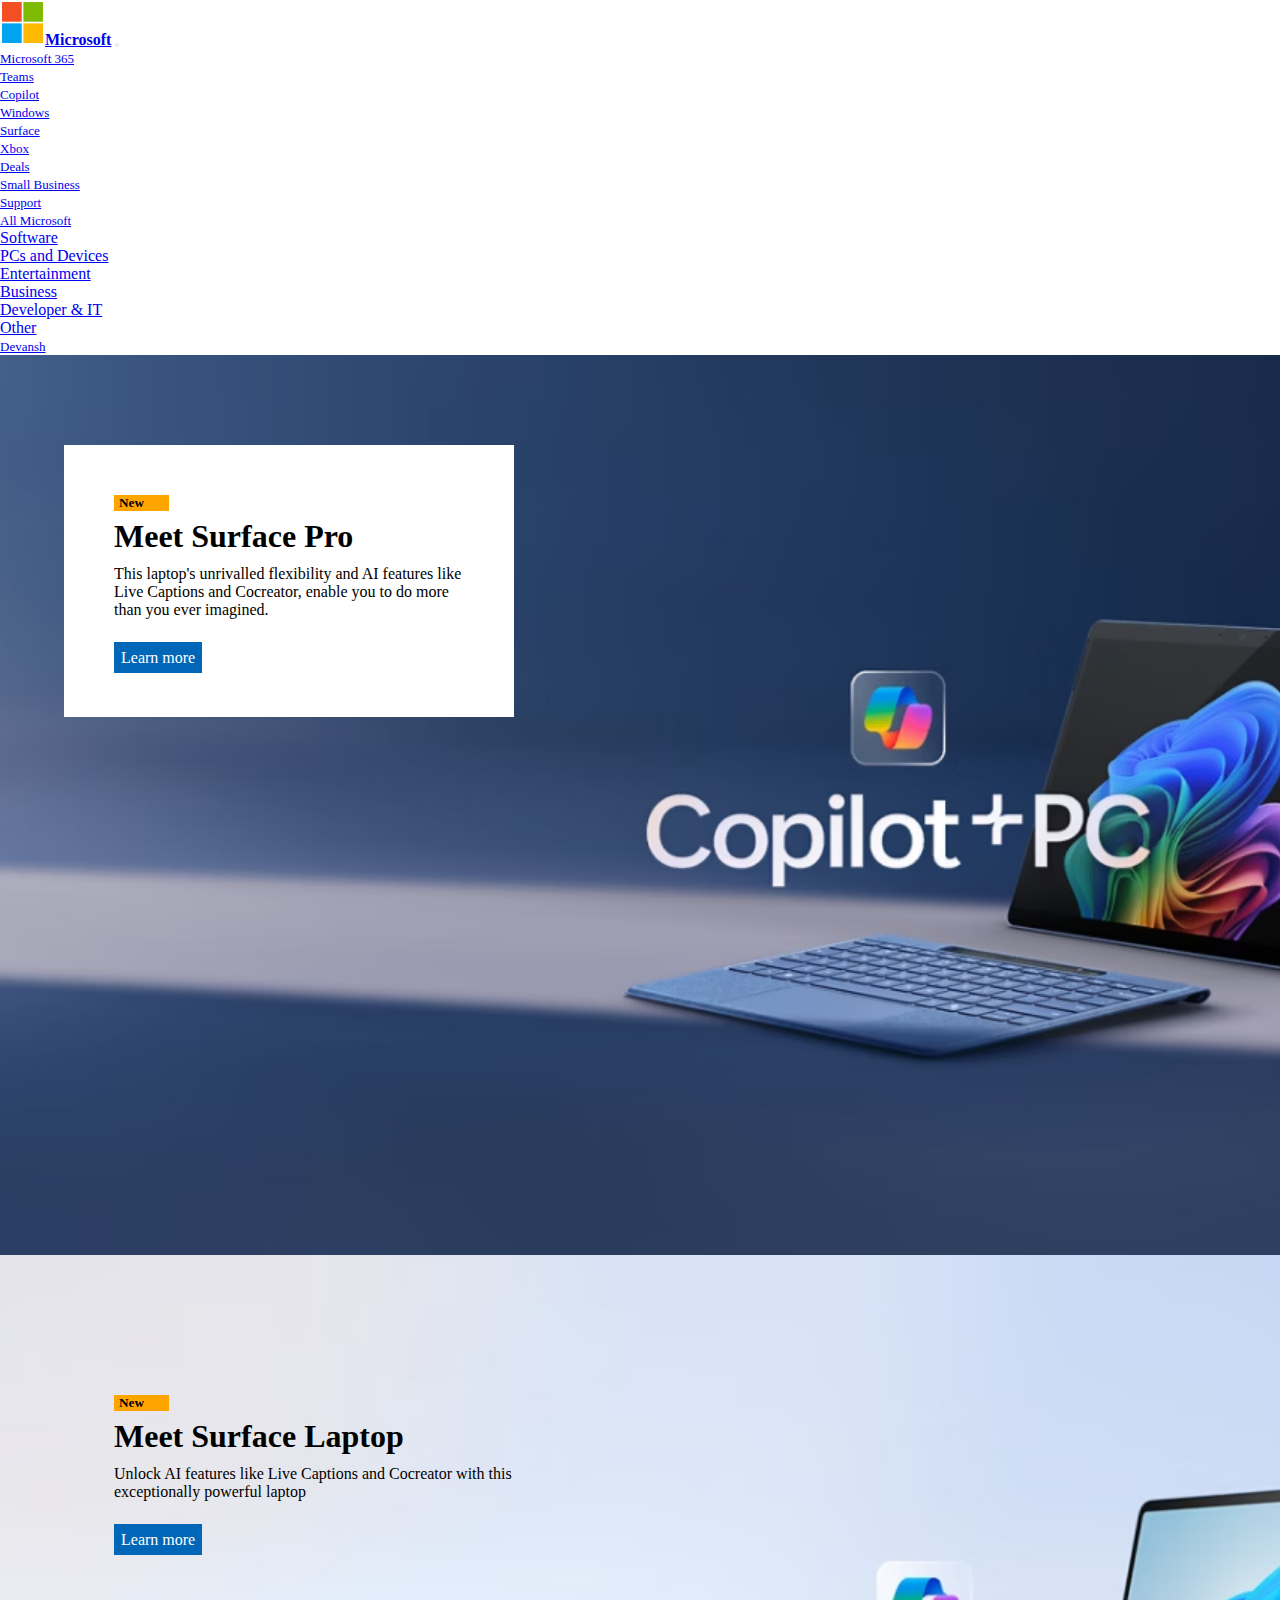
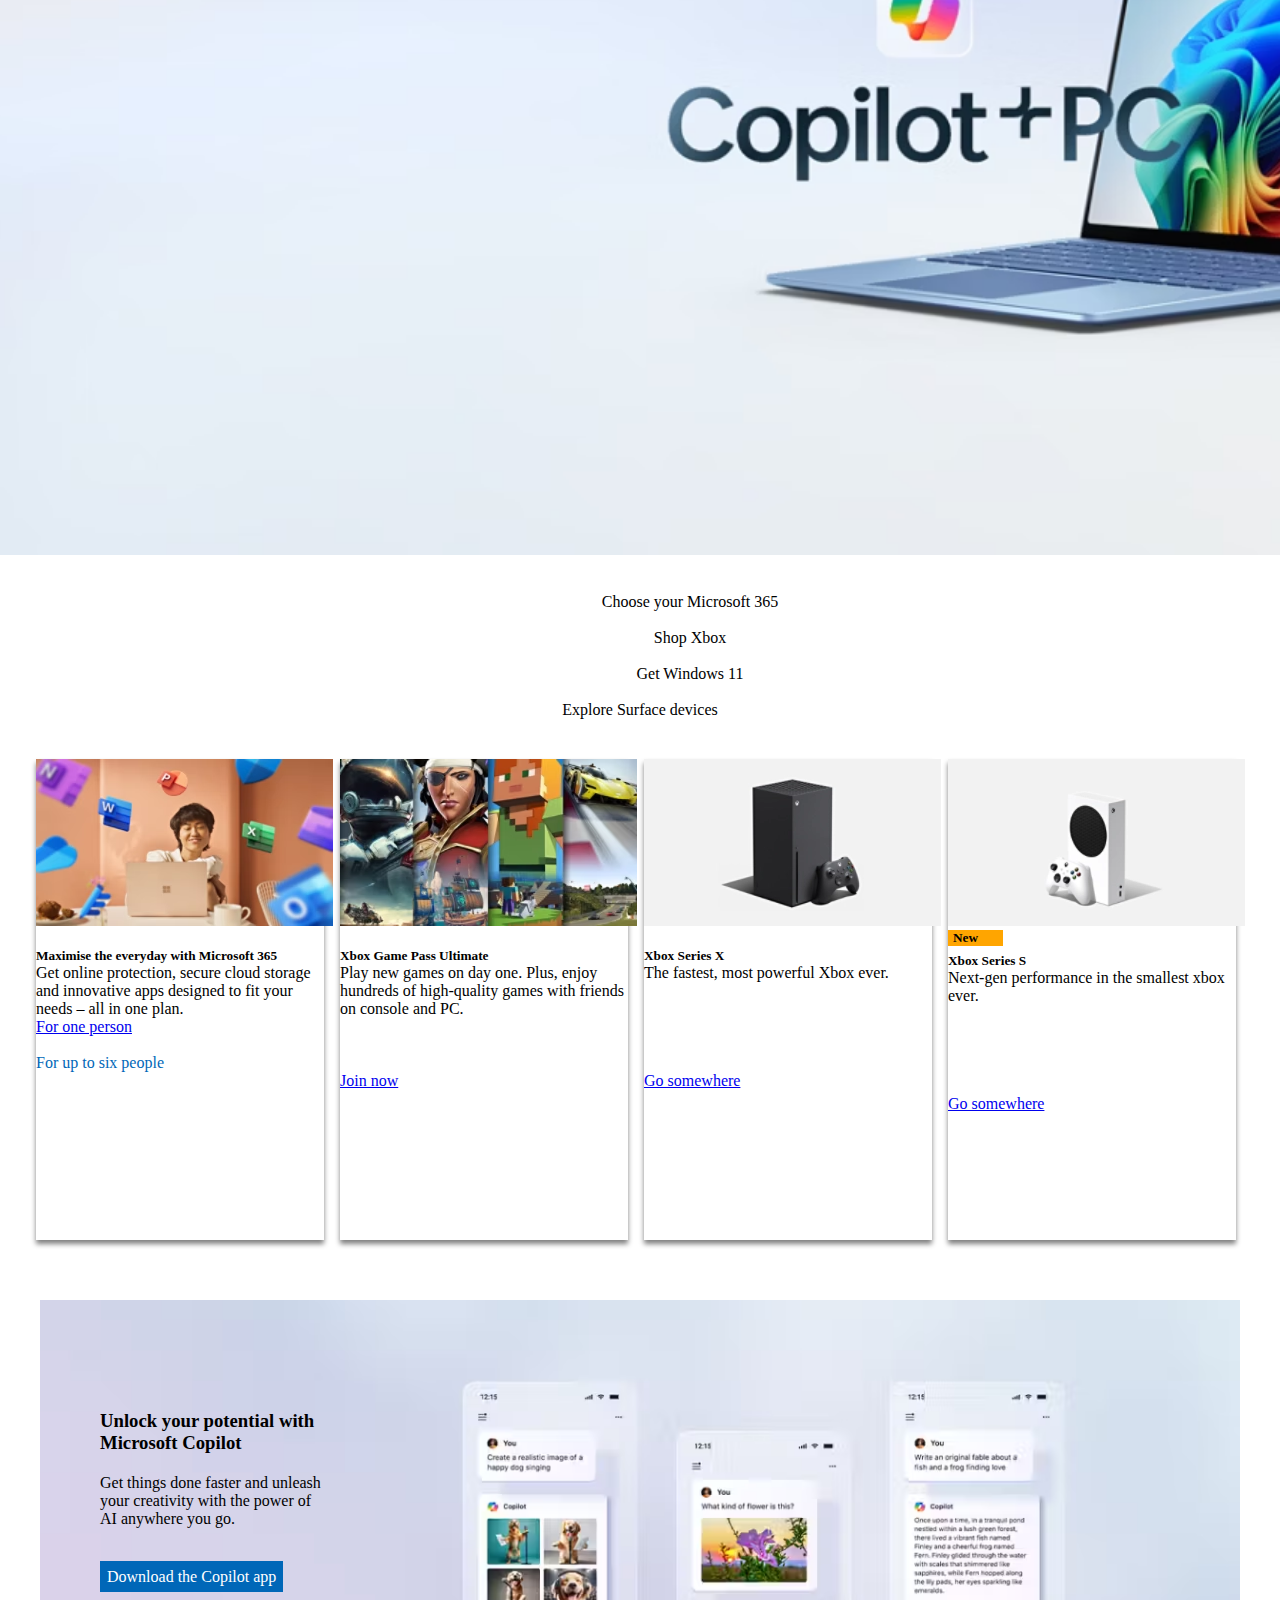
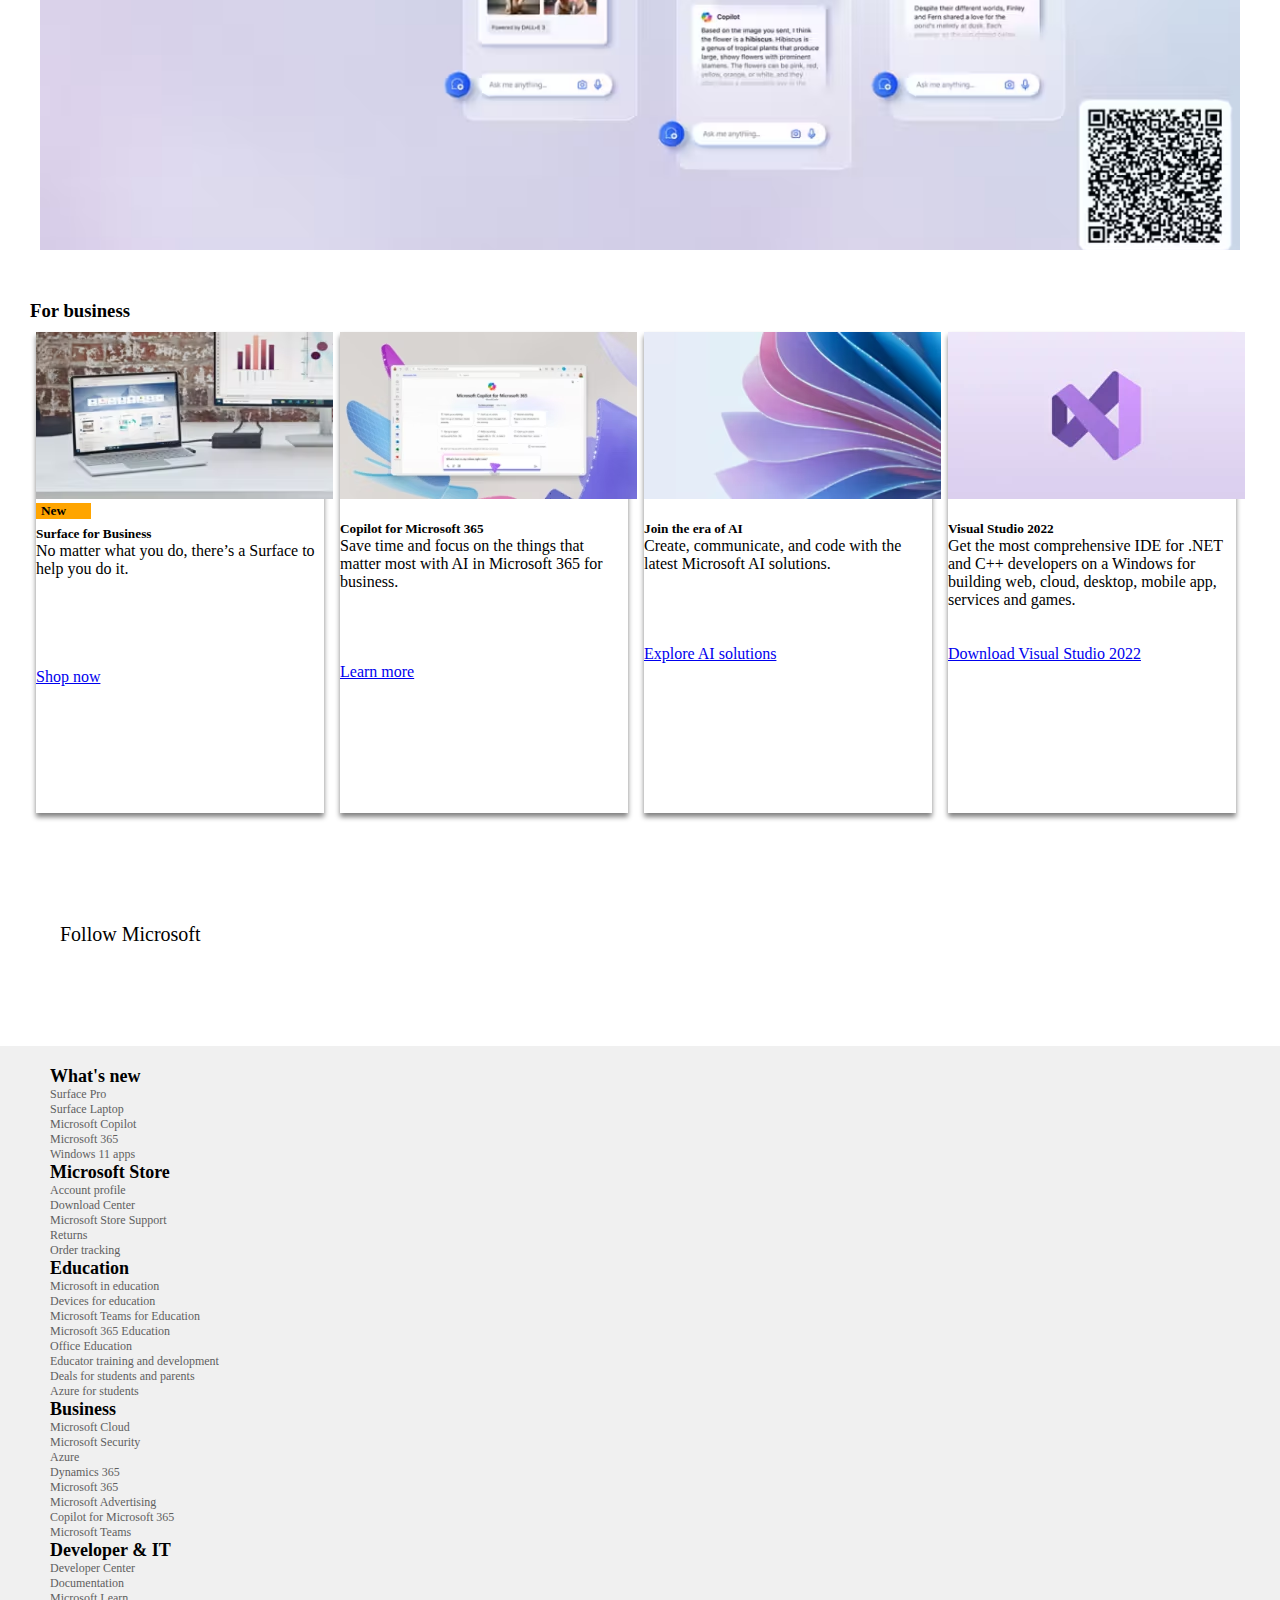
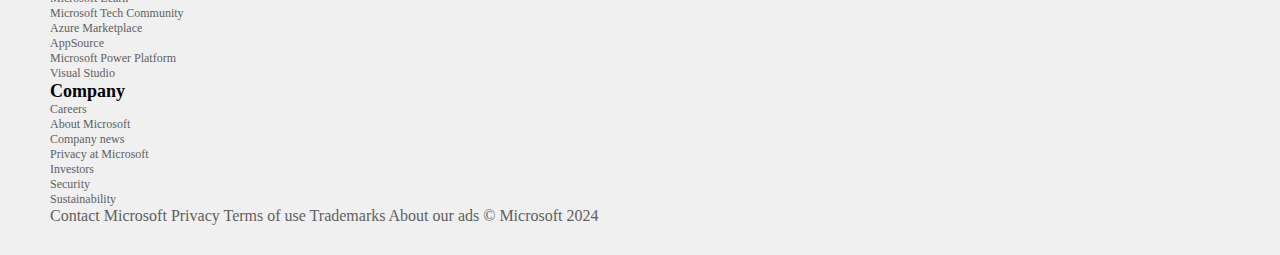
<file: index.html>
<!DOCTYPE html>
<html lang="en">

<head>
    <meta charset="UTF-8">
    <meta name="viewport" content="width=device-width, initial-scale=1.0">
    <link rel="shortcut icon" href="Image/Microsoft_23401.png" type="image/x-icon">
    <title>Microsoft – Cloud, Computers, Apps & Gaming</title>

    <link href="https://cdn.jsdelivr.net/npm/bootstrap@5.0.2/dist/css/bootstrap.min.css" rel="stylesheet"
        integrity="sha384-EVSTQN3/azprG1Anm3QDgpJLIm9Nao0Yz1ztcQTwFspd3yD65VohhpuuCOmLASjC" crossorigin="anonymous">

    <script src="https://cdn.jsdelivr.net/npm/bootstrap@5.0.2/dist/js/bootstrap.bundle.min.js"
        integrity="sha384-MrcW6ZMFYlzcLA8Nl+NtUVF0sA7MsXsP1UyJoMp4YLEuNSfAP+JcXn/tWtIaxVXM"
        crossorigin="anonymous"></script>

    <link rel="stylesheet" href="https://cdnjs.cloudflare.com/ajax/libs/font-awesome/6.6.0/css/all.min.css"
        integrity="sha512-Kc323vGBEqzTmouAECnVceyQqyqdsSiqLQISBL29aUW4U/M7pSPA/gEUZQqv1cwx4OnYxTxve5UMg5GT6L4JJg=="
        crossorigin="anonymous" referrerpolicy="no-referrer" />

        <link rel="stylesheet" href="CSS/style.css">

</head>

<body>
    <nav class="navbar navbar-expand-lg navbar-light bg-light px-5">
        <div class="container-fluid">
            <a class="navbar-brand w" href="#"><img src="Image/Microsoft_23401.png" alt="" width="45px" class="px-2 py-1">Microsoft</a>
            <button class="navbar-toggler" type="button" data-bs-toggle="collapse"
                data-bs-target="#navbarSupportedContent" aria-controls="navbarSupportedContent" aria-expanded="false"
                aria-label="Toggle navigation">
                <span class="navbar-toggler-icon"></span>
            </button>
            <div class="collapse navbar-collapse" id="navbarSupportedContent">
                <ul class="navbar-nav me-auto mb-2 mb-lg-0">
                    <li class="nav-item">
                        <a class="nav-link active link" aria-current="page" href="#">Microsoft 365</a>
                    </li>
                    <li class="nav-item">
                        <a class="nav-link active link" aria-current="page" href="#">Teams</a>
                    </li>
                    <li class="nav-item">
                        <a class="nav-link active link" aria-current="page" href="#">Copilot</a>
                    </li>
                    <li class="nav-item">
                        <a class="nav-link active link" aria-current="page" href="#">Windows</a>
                    </li>
                    <li class="nav-item">
                        <a class="nav-link active link" aria-current="page" href="#">Surface</a>
                    </li>
                    <li class="nav-item">
                        <a class="nav-link active link" aria-current="page" href="#">Xbox</a>
                    </li>
                    <li class="nav-item">
                        <a class="nav-link active link" aria-current="page" href="#">Deals</a>
                    </li>
                    <li class="nav-item">
                        <a class="nav-link active link" aria-current="page" href="#">Small Business</a>
                    </li>
                    <li class="nav-item">
                        <a class="nav-link active link" aria-current="page" href="form.html" target="_blank">Support</a>
                    </li>
                </ul>
                <a class="nav-link dropdown-toggle text-dark link" href="#" id="navbarDropdown" role="button"
                    data-bs-toggle="dropdown" aria-expanded="false">
                    All Microsoft
                </a>
                <ul class="dropdown-menu" aria-labelledby="navbarDropdown">
                    <li><a class="dropdown-item" href="#">Software</a></li>
                    <li><a class="dropdown-item" href="#">PCs and Devices</a></li>
                    <li><a class="dropdown-item" href="#">Entertainment</a></li>
                    <li><a class="dropdown-item" href="#">Business</a></li>
                    <li><a class="dropdown-item" href="#">Developer & IT</a></li>
                    <li><a class="dropdown-item" href="#">Other</a></li>
                </ul>
                <i class="fa-solid fa-magnifying-glass mx-1"></i>
                <i class="fa-solid fa-cart-shopping mx-1"></i>
                <a class="nav-link active link text-dark" aria-current="page" href="#">Devansh</a>
                <i class="fa-regular fa-circle-user mx-1"></i>
            </div>
        </div>
    </nav>
    <header>
        <div id="carouselExampleSlidesOnly" class="carousel slide" data-bs-ride="carousel">
            <div class="carousel-inner">
              <div class="carousel-item active leftpic" data-bs-interval="2000">
                <div>
                  <div id="newyel">
                    <h5>New</h5>
                  </div>
                  <h1>
                    Meet Surface Pro
                  </h1>
                  <p>
                    This laptop's unrivalled flexibility and AI features like Live Captions and Cocreator, enable you to do more than you ever imagined.
                  </p>
                  <a href="">Learn more</a>
                </div>
              </div>
              <div class="carousel-item rightpic" data-bs-interval="4000">
                <div>
                  <div id="newyel">
                    <h5>New</h5>
                  </div>
                  <h1>Meet Surface Laptop</h1>
                  <p>Unlock AI features like Live Captions and Cocreator with this exceptionally powerful laptop</p>
                  <a href="">Learn more</a>
                </div>
              </div>
            </div>
          </div>
    </header>
    <section class="cen">
        <div class="container px-5 py-4">
            <div class="row row-cols-1 row-cols-sm-2 row-cols-md-4 justify-content-center text-center ">
                <div class="col ri">
                    <i class="fa-brands fa-microsoft"></i> <br>
                    <p class="link-font-size"> Choose your Microsoft 365 </p>
                </div>
                <div class="col ri">
                    <i class="fa-brands fa-xbox"></i> <br>
                    <p class="link-font-size"> Shop Xbox </p>
                </div>
                <div class="col ri">
                    <i class="fa-brands fa-microsoft"></i> <br>
                    <p class="link-font-size"> Get Windows 11 </p>
                </div>
                <div class="col">
                    <i class="fa-solid fa-display"></i> <br>
                    <p class="link-font-size">Explore Surface devices </p>
                </div>
            </div>
        </div>
    </section>
    <section id="sec2">
        <div class="card section2" style="width: 18rem;">
            <img src="Image/sec2img1.avif" class="card-img-top" alt="Microsoft">
            <div class="card-body">
              <br>
              <h5 class="card-title">Maximise the everyday with Microsoft 365</h5>
              <p class="card-text">Get online protection, secure cloud storage and innovative apps designed to fit your needs – all in one plan.</p>
              <a href="#" class="btn btn-primary">For one person</a> <br> <br>
              <a href="#" class="li">For up to six people</a>
            </div>
          </div>
          <div class="card section2" style="width: 18rem;">
            <img src="Image/sec2img2.avif" class="card-img-top" alt="Microsoft">
            <div class="card-body">
              <br>
              <h5 class="card-title">Xbox Game Pass Ultimate</h5>
              <p class="card-text">Play new games on day one. Plus, enjoy hundreds of high-quality games with friends on console and PC.</p> <br> <br> <br>
              <a href="#" class="btn btn-primary">Join now</a>
            </div>
          </div>
          <div class="card section2" style="width: 18rem;">
            <img src="Image/sec2img3.webp" class="card-img-top" alt="Microsoft">
            <div class="card-body">
              <br>
              <h5 class="card-title">Xbox Series X</h5>
              <p class="card-text">The fastest, most powerful Xbox ever.</p> <br> <br> <br> <br> <br>
              <a href="#" class="btn btn-primary">Go somewhere</a>
            </div>
          </div>
          <div class="card section2" style="width: 18rem;">
            <img src="Image/sec2img4.webp" class="card-img-top" alt="Microsoft">
            <div class="card-body">
              <div id="newyel">
                <h5>New</h5>
              </div>
              <h5 class="card-title">Xbox Series S</h5>
              <p class="card-text">Next-gen performance in the smallest xbox ever.</p> <br> <br> <br> <br> <br>
              <a href="#" class="btn btn-primary">Go somewhere</a>
            </div>
          </div>
    </section>
    <section id="se3">
        <div id="sec3" class="container">
          <div>
            <h3>
              Unlock your potential with Microsoft Copilot
            </h3>
            <p>
              Get things done faster and unleash your creativity with the power of AI anywhere you go.
            </p>
            <a href="">Download the Copilot app</a>
        </div>
        </div>
    </section>
    <section id="sec4">
      <h3 class="mx-1">For business</h3>
        <div class="card section2" style="width: 18rem;">
            <img src="Image/sec4img1.avif" class="card-img-top" alt="Microsoft">
            <div class="card-body">
              <div id="newyel">
                <h5>New</h5>
              </div>
              <h5 class="card-title">Surface for Business</h5>
              <p class="card-text">No matter what you do, there’s a Surface to help you do it.</p> <br> <br> <br> <br> <br>
              <a href="#" class="btn btn-primary">Shop now</a> 
            </div>
          </div>
          <div class="card section2" style="width: 18rem;">
            <img src="Image/sec4img2.avif" class="card-img-top" alt="Microsoft">
            <div class="card-body">
              <br>
              <h5 class="card-title">Copilot for Microsoft 365</h5>
              <p class="card-text">Save time and focus on the things that matter most with AI in Microsoft 365 for business.</p> <br> <br> <br> <br> 
              <a href="#" class="btn btn-primary">Learn more</a>
            </div>
          </div>
          <div class="card section2" style="width: 18rem;">
            <img src="Image/sec4img3.avif" class="card-img-top" alt="Microsoft">
            <div class="card-body">
              <br>
              <h5 class="card-title">Join the era of AI</h5>
              <p class="card-text">Create, communicate, and code with the latest Microsoft AI solutions.</p> <br> <br> <br> <br>
              <a href="#" class="btn btn-primary">Explore AI solutions</a>
            </div>
          </div>
          <div class="card section2" style="width: 18rem;">
            <img src="Image/sec4img4.webp" class="card-img-top" alt="Microsoft">
            <div class="card-body">
              <br>
              <h5 class="card-title">Visual Studio 2022</h5>
              <p class="card-text">Get the most comprehensive IDE for .NET and C++ developers on a Windows for building web, cloud, desktop, mobile app, services and games.</p> <br> <br>
              <a href="#" class="btn btn-primary">Download Visual Studio 2022</a>
            </div>
          </div>
    </section>
    <section>
      <div class="in">
        <p class="in">Follow Microsoft</p>
        <i class="fa-brands fa-facebook-f inl"></i>
        <i class="fa-brands fa-x-twitter inl"></i>
        <i class="fa-brands fa-youtube inl"></i>
    </div>
    </section>
    <footer>
        <div>
          <div class="row row-cols-1 row-cols-sm-2 row-cols-md-4 row-cols-lg-6 my-4">
            <div class="col">
                <h4> What's new</h4>
                <p><a href=""> Surface Pro </a> </p>
                <p><a href=""> Surface Laptop </a> </p>
                <p><a href=""> Microsoft Copilot </a> </p>
                <p><a href=""> Microsoft 365 </a> </p>
                <p><a href=""> Windows 11 apps </a> </p>
            </div>

            <div class="col">
                <h4>Microsoft Store </h4>
                <p><a href=""> Account profile </a> </p>
                <p><a href=""> Download Center </a> </p>
                <p><a href=""> Microsoft Store Support </a> </p>
                <p><a href=""> Returns </a> </p>
                <p><a href=""> Order tracking </a> </p>
            </div>

            <div class="col">
                <h4>Education </h4>
                <p><a href=""> Microsoft in education </a> </p>
                <p><a href=""> Devices for education </a> </p>
                <p><a href=""> Microsoft Teams for Education </a> </p>
                <p><a href=""> Microsoft 365 Education </a> </p>
                <p><a href=""> Office Education </a> </p>
                <p><a href=""> Educator training and development </a> </p>
                <p><a href=""> Deals for students and parents </a> </p>
                <p><a href=""> Azure for students </a> </p>

            </div>

            <div class="col">
                <h4> Business </h4>
                <p><a href=""> Microsoft Cloud </a> </p>
                <p><a href=""> Microsoft Security </a> </p>
                <p><a href=""> Azure </a> </p>
                <p><a href=""> Dynamics 365 </a> </p>
                <p><a href=""> Microsoft 365 </a> </p>
                <p><a href=""> Microsoft Advertising </a> </p>
                <p><a href=""> Copilot for Microsoft 365 </a> </p>
                <p><a href=""> Microsoft Teams </a> </p>
            </div>

            <div class="col">
                <h4> Developer & IT</h4>
                <p><a href=""> Developer Center </a> </p>
                <p><a href=""> Documentation </a> </p>
                <p><a href=""> Microsoft Learn </a> </p>
                <p><a href=""> Microsoft Tech Community </a> </p>
                <p><a href=""> Azure Marketplace </a> </p>
                <p><a href=""> AppSource </a> </p>
                <p><a href=""> Microsoft Power Platform </a> </p>
                <p><a href=""> Visual Studio </a> </p>
            </div>

            <div class="col">
                <h4> Company </h4>
                <p><a href=""> Careers </a> </p>
                <p><a href=""> About Microsoft </a> </p>
                <p><a href=""> Company news </a> </p>
                <p><a href=""> Privacy at Microsoft </a> </p>
                <p><a href=""> Investors </a> </p>
                <p><a href=""> Security </a> </p>
                <p><a href=""> Sustainability </a> </p>
            </div>
        </div>
        </div>
        <div class="text-center">
          <a href="" class="mx-2"> Contact Microsoft </a>
          <a href="" class="mx-2"> Privacy </a>
          <a href="" class="mx-2"> Terms of use </a>
          <a href="" class="mx-2"> Trademarks </a>
          <a href="" class="mx-2"> About our ads </a>
          <a href="" class="mx-2"> © Microsoft 2024 </a>
       </div>
    </footer>

    <button class="btntop"><i class="fa-solid fa-arrow-up"></i> Back to top </button>
        <script src="./JS/script.js"></script>
</body>

</html>
</file>
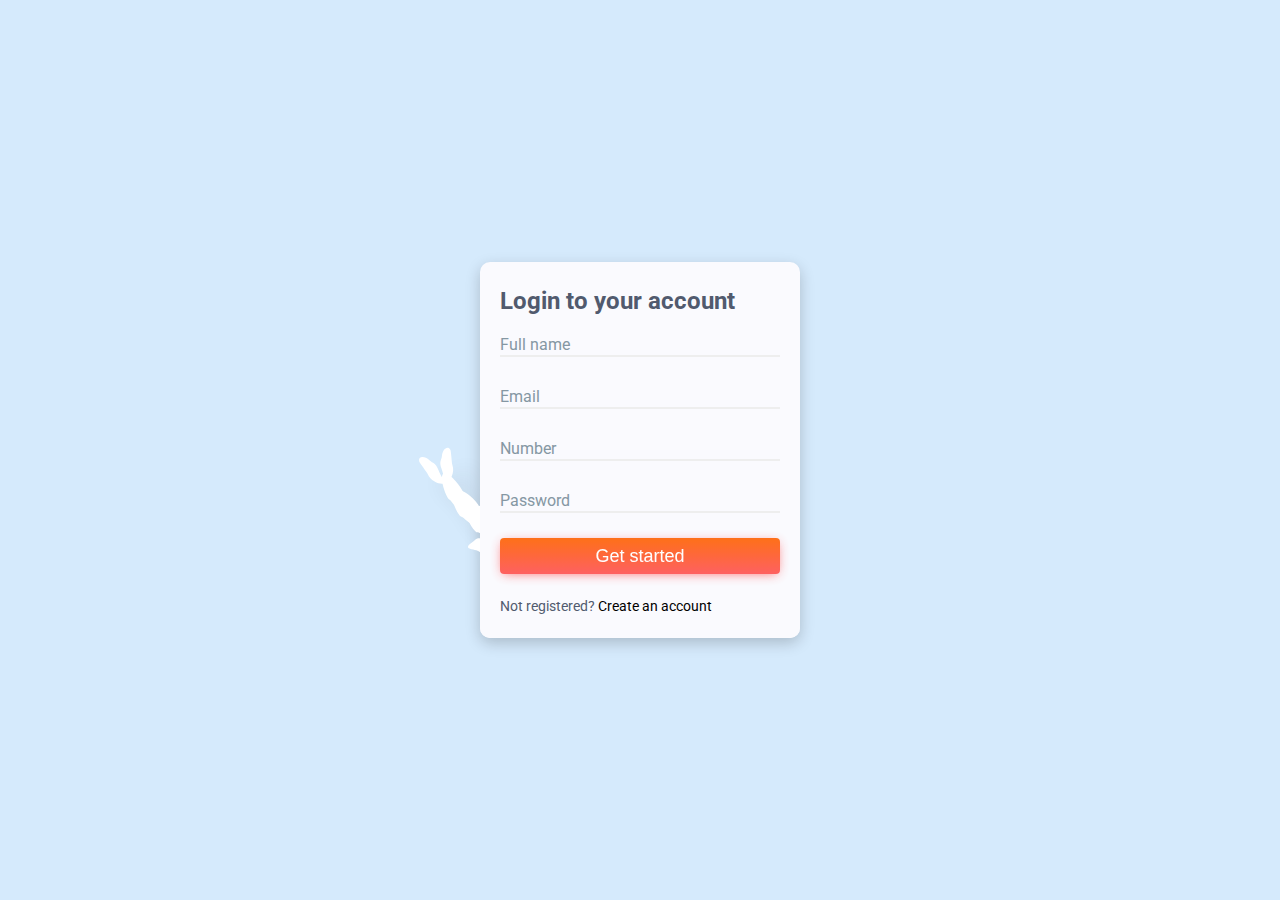
<file: form.html>
<!DOCTYPE html>
<html lang="en">
<head>
    <meta charset="UTF-8">
    <meta name="viewport" content="width=device-width, initial-scale=1.0">
    <title>Document</title>
    <style>
        @import url(https://fonts.googleapis.com/css?family=Oswald|Roboto);
@-webkit-keyframes btn {
  0%, 100% {
    -moz-transform: scale(1);
    -ms-transform: scale(1);
    -webkit-transform: scale(1);
    transform: scale(1);
  }
  70% {
    -moz-transform: scale(1);
    -ms-transform: scale(1);
    -webkit-transform: scale(1);
    transform: scale(1);
  }
  80% {
    -moz-transform: scale(1.04);
    -ms-transform: scale(1.04);
    -webkit-transform: scale(1.04);
    transform: scale(1.04);
  }
  90% {
    -moz-transform: scale(0.96);
    -ms-transform: scale(0.96);
    -webkit-transform: scale(0.96);
    transform: scale(0.96);
  }
}
@-moz-keyframes btn {
  0%, 100% {
    -moz-transform: scale(1);
    -ms-transform: scale(1);
    -webkit-transform: scale(1);
    transform: scale(1);
  }
  70% {
    -moz-transform: scale(1);
    -ms-transform: scale(1);
    -webkit-transform: scale(1);
    transform: scale(1);
  }
  80% {
    -moz-transform: scale(1.04);
    -ms-transform: scale(1.04);
    -webkit-transform: scale(1.04);
    transform: scale(1.04);
  }
  90% {
    -moz-transform: scale(0.96);
    -ms-transform: scale(0.96);
    -webkit-transform: scale(0.96);
    transform: scale(0.96);
  }
}
@keyframes;
@-webkit-keyframes fish {
  0%, 70% {
    opacity: 0;
  }
  100% {
    opacity: 1;
  }
}
@-moz-keyframes fish {
  0%, 70% {
    opacity: 0;
  }
  100% {
    opacity: 1;
  }
}
@keyframes;
html {
  height: 100%;
}

body {
  font-family: Roboto, sans-serif;
  color: #515a6e;
  background-color: #d5eafc;
  height: 100%;
  margin: 0;
  overflow: hidden;
  -webkit-font-smoothing: antialiased;
  -moz-osx-font-smoothing: grayscale;
  display: -webkit-box;
  display: -ms-flexbox;
  display: flex;
  -webkit-box-align: center;
  -ms-flex-align: center;
  align-items: center;
  -webkit-box-pack: center;
  -ms-flex-pack: center;
  justify-content: center;
}

a {
  cursor: pointer;
  color: #000;
  text-decoration: none;
  -moz-transition: all 0.3s;
  -o-transition: all 0.3s;
  -webkit-transition: all 0.3s;
  transition: all 0.3s;
}
a:hover {
  color: #ff5050;
}

.fish, .fish-shadow {
  width: 640px;
  height: auto;
  position: absolute;
  top: -145px;
  left: -177px;
  -moz-animation: fish 3s forwards ease-in-out;
  -webkit-animation: fish 3s forwards ease-in-out;
  animation: fish 3s forwards ease-in-out;
}
.fish path, .fish-shadow path {
  fill: #fff;
}
.fish path:hover, .fish-shadow path:hover {
  fill: #ff6100;
}
.fish .line, .fish-shadow .line {
  fill: none;
}

.fish-shadow-con {
  opacity: 0.2;
  filter: blur(10px);
  position: absolute;
  top: 0;
  left: 0;
}

.fish-shadow {
  top: -125px;
  left: -157px;
}
.fish-shadow path {
  fill: #211922;
}
.fish-shadow path:hover {
  fill: #211922;
}

.fish-shadow {
  -webkit-filter: url("#goo");
  filter: url(#goo);
  top: -125px;
  left: -157px;
  opacity: 0.4;
}

.container {
  position: relative;
  background-color: #fafafe;
  border-radius: 10px;
  margin: 40px;
  padding: 25px 20px 10px;
  box-shadow: 0 5px 15px rgba(0, 0, 0, 0.2);
  width: 320px;
  box-sizing: border-box;
}
.container:before {
  content: "";
  position: absolute;
  left: 0;
  bottom: 0;
  right: 0;
  height: 60%;
  background-color: #fafafe;
  border-radius: 10px;
  z-index: 2;
}

.card {
  position: relative;
  z-index: 2;
}

.card_title {
  font-size: 24px;
  margin: 0;
}

.card_title-info {
  font-size: 14px;
  margin: 7px 0 10px;
}

.card_button {
  border-radius: 4px;
  border: none;
  outline: none;
  width: 100%;
  padding: 0 15px;
  font-size: 18px;
  line-height: 36px;
  font-weight: 500;
  margin: 25px 0 10px;
  color: #fff;
  background: linear-gradient(#ff6100, #ff5050);
  box-shadow: 0 2px 12px -3px #ff5050;
  -moz-animation: btn 6s 3s infinite ease-in-out;
  -webkit-animation: btn 6s 3s infinite ease-in-out;
  animation: btn 6s 3s infinite ease-in-out;
  opacity: 0.9;
  -moz-transition: all 0.3s;
  -o-transition: all 0.3s;
  -webkit-transition: all 0.3s;
  transition: all 0.3s;
}
.card_button:hover {
  opacity: 1;
  box-shadow: 0 2px 2px -3px #ff5050;
}

.card_info {
  font-size: 14px;
}

.input {
  display: flex;
  flex-direction: column-reverse;
  position: relative;
  padding-top: 10px;
}
.input + .input {
  margin-top: 10px;
}

.input_label {
  color: #8597a3;
  position: absolute;
  top: 20px;
  -moz-transition: all 0.3s;
  -o-transition: all 0.3s;
  -webkit-transition: all 0.3s;
  transition: all 0.3s;
}

.input_field {
  border: 0;
  padding: 0;
  z-index: 1;
  background-color: transparent;
  border-bottom: 2px solid #eee;
  font: inherit;
  font-size: 14px;
  line-height: 30px;
}
.input_field:focus, .input_field:valid {
  outline: 0;
  border-bottom-color: #665856;
}
.input_field:focus + .input_label, .input_field:valid + .input_label {
  color: #665856;
  -moz-transform: translateY(-25px);
  -ms-transform: translateY(-25px);
  -webkit-transform: translateY(-25px);
  transform: translateY(-25px);
}

.link {
  position: absolute;
  bottom: 20px;
  right: 20px;
  z-index: 3;
}

.rabbit {
  width: 50px;
  height: 50px;
  fill: #fff;
}

    </style>

</head>
<body>
   <section>
    <div class="container">
        <div class="card">
            <h1 class="card_title">Login to your account</h1>
            <form class="card_form" id="Devansh">
                <div class="input">
                    <input type="text" class="input_field" name="fname" required />
                    <label class="input_label">Full name</label>
                </div>
                <div class="input">
                    <input type="text" class="input_field" name="email" required />
                    <label class="input_label">Email</label>
                </div>
                <div class="input">
                    <input type="tel" class="input_field" name="num" required />
                    <label class="input_label">Number</label>
                </div>
                <div class="input">
                    <input type="password" class="input_field" name="password" required />
                    <label class="input_label">Password</label>
                </div>
                <button class="card_button">Get started</button>
            </form>
            <div class="card_info">
                <p>Not registered? <a href="#">Create an account</a></p>
            </div>
        </div>
        <div class="fish-shadow-con">
            <svg class="fish-shadow" xmlns="http://www.w3.org/2000/svg" xmlns:xlink="http://www.w3.org/1999/xlink" preserveAspectRatio="xMidYMin slice" viewBox="0 0 743 645">
    
    
    
                <g id="Artboard" stroke="none" stroke-width="1" fill="none" fill-rule="evenodd" stroke-linecap="square">
                    <path d="M177.367 337.568L182.709 357.739C198.517 417.421 249.748 460.995 311.193 467.019L421.508 477.834C478.237 483.396 532.831 454.649 560.346 404.729C607.09 319.923 557.549 214.182 462.47 195.822L375.079 178.946C368.369 177.651 361.766 175.854 355.324 173.572C251.651 136.837 149.205 231.245 177.367 337.568Z" class="line" id="Line" />
    
                    <g xmlns="http://www.w3.org/2000/svg" id="Artboard" stroke="none" stroke-width="1" fill="none" fill-rule="evenodd">
                        <g id="Group" transform="translate(-103.000000, 3.000000)" fill="#F2AFAF">
                            <g id="l-1" transform="translate(118.396084, 37.985234) rotate(-89.000000) translate(-118.396084, -37.985234) translate(104.396084, 23.985234)">
                                <path d="M14.1723611,27.5145257 C19.9713509,27.5145257 24.6723611,22.8135155 24.6723611,17.0145257 C24.6723611,15.8258883 28.1981217,2.09701504 27.8341336,1.03166708 C26.4223375,-3.10048431 18.7827136,6.51452565 14.1723611,6.51452565 C9.87015746,6.51452565 1.67467528,-2.67194974 0.0523652038,1.03166708 C-0.512055182,2.32019808 3.67236107,15.5177394 3.67236107,17.0145257 C3.67236107,22.8135155 8.3733712,27.5145257 14.1723611,27.5145257 Z" />
                            </g>
                        </g>
                        <animateMotion dur="6s" begin="0s" repeatCount="indefinite" rotate="auto" fill="freeze"        >
                            <mpath xlink:href="#Line" />
                        </animateMotion>
                    </g>
    
                    <g xmlns="http://www.w3.org/2000/svg" id="Artboard" stroke="none" stroke-width="1" fill="none" fill-rule="evenodd">
                        <g id="Group" transform="translate(-71.000000, 3.000000)">
                            <g id="l-2" transform="translate(96.916890, 37.437926) rotate(-89.000000) translate(-96.916890, -37.437926) translate(60.416890, 13.437926)">
                                <ellipse id="Oval" cx="36.5" cy="24" rx="16.5" ry="24" />
                                <path d="M52.8409492,28.4193415 C56.9830848,28.4193415 67.8409492,23.8671728 67.8409492,17.7920406 C67.8409492,16.3338966 72.7364131,8.06546148 72.3851131,6.79204055 C71.2727759,2.75994931 63.4888957,6.79204055 60.3409492,6.79204055 C56.1988135,6.79204055 52.8409492,11.7169083 52.8409492,17.7920406 C52.8409492,23.8671728 48.6988135,28.4193415 52.8409492,28.4193415 Z" id="Oval" />
                                <path d="M1.84094917,28.4193415 C5.98308479,28.4193415 16.8409492,23.8671728 16.8409492,17.7920406 C16.8409492,16.3338966 21.7364131,8.06546148 21.3851131,6.79204055 C20.2727759,2.75994931 12.4888957,6.79204055 9.34094917,6.79204055 C5.19881354,6.79204055 1.84094917,11.7169083 1.84094917,17.7920406 C1.84094917,23.8671728 -2.30118646,28.4193415 1.84094917,28.4193415 Z" id="Oval" transform="translate(10.701577, 16.709671) scale(-1, 1) translate(-10.701577, -16.709671) " />
                            </g>
                        </g>
                        <animateMotion dur="6s" begin="0.1s" repeatCount="indefinite" rotate="auto" fill="freeze"        >
                            <mpath xlink:href="#Line" />
                        </animateMotion>
                    </g>
    
                    <g xmlns="http://www.w3.org/2000/svg" id="Artboard" stroke="none" stroke-width="1" fill="none" fill-rule="evenodd">
                        <g id="Group" transform="translate(-58.000000, 3.000000)" fill="#D8D8D8">
                            <g id="l-3-" transform="translate(83.924588, 36.883456) rotate(-89.000000) translate(-83.924588, -36.883456) translate(69.424588, 12.883456)">
                                <path d="M14.1723611,48 C19.4148996,48 23.903645,41.8034457 25.7601702,33.016917 C26.3483828,30.2330353 28.8341336,32.1407168 28.8341336,28.9515567 C28.8341336,15.6967227 21.0759204,1.42108547e-14 14.1723611,1.42108547e-14 C7.2688017,1.42108547e-14 3.55271368e-15,13.745166 3.55271368e-15,27 C3.55271368e-15,29.9816317 1.95554677,29.8362716 2.47309478,32.4701788 C4.25630479,41.5452976 8.82173488,48 14.1723611,48 Z" id="l-3" />
                            </g>
                        </g>
                        <animateMotion dur="6s" begin="0.2s" repeatCount="indefinite" rotate="auto" fill="freeze"        >
                            <mpath xlink:href="#Line" />
                        </animateMotion>
                    </g>
    
                    <g xmlns="http://www.w3.org/2000/svg" id="Artboard" stroke="none" stroke-width="1" fill="none" fill-rule="evenodd">
                        <g id="Group" transform="translate(-48.000000, 3.000000)" fill="#D8D8D8">
                            <g id="l-4-" transform="translate(73.917498, 37.202362) rotate(-89.000000) translate(-73.917498, -37.202362) translate(61.417498, 13.202362)">
                                <path d="M12.2878333,48 C16.8332608,48 20.7251285,41.8034457 22.3347878,33.016917 C22.8447845,30.2330353 25,32.1407168 25,28.9515567 C25,15.6967227 18.2734123,1.42108547e-14 12.2878333,1.42108547e-14 C6.30225431,1.42108547e-14 0,13.745166 0,27 C0,29.9816317 1.69551372,29.8362716 2.14424232,32.4701788 C3.69033525,41.5452976 7.64869079,48 12.2878333,48 Z" id="l-4" />
                            </g>
                        </g>
                        <animateMotion dur="6s" begin="0.3s" repeatCount="indefinite" rotate="auto" fill="freeze"        >
                            <mpath xlink:href="#Line" />
                        </animateMotion>
                    </g>
    
                    <g xmlns="http://www.w3.org/2000/svg" id="Artboard" stroke="none" stroke-width="1" fill="none" fill-rule="evenodd">
                        <g id="Group" transform="translate(-32.000000, 3.000000)" fill="#D8D8D8">
                            <g id="l-5-" transform="translate(58.922677, 36.774735) rotate(-89.000000) translate(-58.922677, -36.774735) translate(49.422677, 12.774735)">
                                <path d="M9.33875331,48 C12.7932782,48 15.7510977,41.8034457 16.9744387,33.016917 C17.3620362,30.2330353 19,32.1407168 19,28.9515567 C19,15.6967227 13.8877933,1.42108547e-14 9.33875331,1.42108547e-14 C4.78971327,1.42108547e-14 0,13.745166 0,27 C0,29.9816317 1.28859043,29.8362716 1.62962417,32.4701788 C2.80465479,41.5452976 5.813005,48 9.33875331,48 Z" id="l-4" />
                            </g>
                        </g>
                        <animateMotion dur="6s" begin="0.4s" repeatCount="indefinite" rotate="auto" fill="freeze"        >
                            <mpath xlink:href="#Line" />
                        </animateMotion>
                    </g>
    
                    <g xmlns="http://www.w3.org/2000/svg" id="Artboard" stroke="none" stroke-width="1" fill="none" fill-rule="evenodd">
                        <g id="Group" transform="translate(-1.000000, -2.000000)" fill="#D8D8D8">
                            <g id="l-6" transform="translate(23.080623, 42.228667) rotate(-89.000000) translate(-23.080623, -42.228667) translate(-17.919377, 20.728667)">
                                <path d="M41.7607406,42.4419194 C43.7607286,42.4419194 43.2381119,38.329711 43.2310921,38.0763828 C43.1415394,34.8446384 44.2788431,34.4419194 41.6451883,34.4419194 C39.0115336,34.4419194 39.7260112,34.2957436 39.8222402,37.76842 C39.82926,38.0217482 39.7195178,42.4419194 41.7607406,42.4419194 Z" id="Oval" />
                                <path d="M23.6342467,37.7478622 C27.3113017,37.7478622 36.9500408,30.5559331 36.9500408,20.9578882 C36.9500408,18.65418 41.2958401,5.59095627 40.9839843,3.57909038 C39.9965407,-2.7911731 32.569021,0.0196920288 29.4031545,6.69804407 C26.912494,11.9520586 23.6342467,11.3598432 23.6342467,20.9578882 C23.6342467,30.5559331 19.9571917,37.7478622 23.6342467,37.7478622 Z" id="Oval" transform="translate(31.500000, 18.873931) scale(-1, 1) translate(-31.500000, -18.873931) " />
                                <path d="M43.2310921,38.0763828 C46.9081472,38.0763828 56.5468863,30.8844538 56.5468863,21.2864088 C56.5468863,18.9827007 60.8926856,5.91947694 60.5808297,3.90761104 C59.5933862,-2.46265244 52.1658664,0.348212694 49,7.02656473 C46.5093394,12.2805793 43.2310921,11.6883638 43.2310921,21.2864088 C43.2310921,30.8844538 39.5540371,38.0763828 43.2310921,38.0763828 Z" id="Oval" />
                                <rect id="Rectangle" fill-opacity="0" x="0.186684949" y="18.7699638" width="81" height="9" />
                            </g>
                        </g>
                        <animateMotion dur="6s" begin="0.5s" repeatCount="indefinite" rotate="auto" fill="freeze"        >
                            <mpath xlink:href="#Line" />
                        </animateMotion>
                    </g>
    
            </svg>
        </div>
        <svg class="fish" xmlns="http://www.w3.org/2000/svg" xmlns:xlink="http://www.w3.org/1999/xlink" preserveAspectRatio="xMidYMin slice" viewBox="0 0 743 645">
    
            <g id="Artboard" stroke="none" stroke-width="1" fill="none" fill-rule="evenodd" stroke-linecap="square">
                <path d="M177.367 337.568L182.709 357.739C198.517 417.421 249.748 460.995 311.193 467.019L421.508 477.834C478.237 483.396 532.831 454.649 560.346 404.729C607.09 319.923 557.549 214.182 462.47 195.822L375.079 178.946C368.369 177.651 361.766 175.854 355.324 173.572C251.651 136.837 149.205 231.245 177.367 337.568Z" class="line" id="Line" />
    
                <g xmlns="http://www.w3.org/2000/svg" id="Artboard" stroke="none" stroke-width="1" fill="none" fill-rule="evenodd">
                    <g id="Group" transform="translate(-103.000000, 3.000000)" fill="#F2AFAF">
                        <g id="l-1" transform="translate(118.396084, 37.985234) rotate(-89.000000) translate(-118.396084, -37.985234) translate(104.396084, 23.985234)">
                            <path d="M14.1723611,27.5145257 C19.9713509,27.5145257 24.6723611,22.8135155 24.6723611,17.0145257 C24.6723611,15.8258883 28.1981217,2.09701504 27.8341336,1.03166708 C26.4223375,-3.10048431 18.7827136,6.51452565 14.1723611,6.51452565 C9.87015746,6.51452565 1.67467528,-2.67194974 0.0523652038,1.03166708 C-0.512055182,2.32019808 3.67236107,15.5177394 3.67236107,17.0145257 C3.67236107,22.8135155 8.3733712,27.5145257 14.1723611,27.5145257 Z" />
                        </g>
                    </g>
                    <animateMotion dur="6s" begin="0s" repeatCount="indefinite" rotate="auto" fill="freeze"        >
                        <mpath xlink:href="#Line" />
                    </animateMotion>
                </g>
    
                <g xmlns="http://www.w3.org/2000/svg" id="Artboard" stroke="none" stroke-width="1" fill="none" fill-rule="evenodd">
                    <g id="Group" transform="translate(-71.000000, 3.000000)" fill="#ff5050">
                        <g id="l-2" transform="translate(96.916890, 37.437926) rotate(-89.000000) translate(-96.916890, -37.437926) translate(60.416890, 13.437926)">
                            <ellipse id="Oval" cx="36.5" cy="24" rx="16.5" ry="24" />
                            <path d="M52.8409492,28.4193415 C56.9830848,28.4193415 67.8409492,23.8671728 67.8409492,17.7920406 C67.8409492,16.3338966 72.7364131,8.06546148 72.3851131,6.79204055 C71.2727759,2.75994931 63.4888957,6.79204055 60.3409492,6.79204055 C56.1988135,6.79204055 52.8409492,11.7169083 52.8409492,17.7920406 C52.8409492,23.8671728 48.6988135,28.4193415 52.8409492,28.4193415 Z" id="Oval" />
                            <path d="M1.84094917,28.4193415 C5.98308479,28.4193415 16.8409492,23.8671728 16.8409492,17.7920406 C16.8409492,16.3338966 21.7364131,8.06546148 21.3851131,6.79204055 C20.2727759,2.75994931 12.4888957,6.79204055 9.34094917,6.79204055 C5.19881354,6.79204055 1.84094917,11.7169083 1.84094917,17.7920406 C1.84094917,23.8671728 -2.30118646,28.4193415 1.84094917,28.4193415 Z" id="Oval" transform="translate(10.701577, 16.709671) scale(-1, 1) translate(-10.701577, -16.709671) " />
                        </g>
                    </g>
                    <animateMotion dur="6s" begin="0.1s" repeatCount="indefinite" rotate="auto" fill="freeze"        >
                        <mpath xlink:href="#Line" />
                    </animateMotion>
                </g>
    
                <g xmlns="http://www.w3.org/2000/svg" id="Artboard" stroke="none" stroke-width="1" fill="none" fill-rule="evenodd">
                    <g id="Group" transform="translate(-58.000000, 3.000000)" fill="#D8D8D8">
                        <g id="l-3-" transform="translate(83.924588, 36.883456) rotate(-89.000000) translate(-83.924588, -36.883456) translate(69.424588, 12.883456)">
                            <path d="M14.1723611,48 C19.4148996,48 23.903645,41.8034457 25.7601702,33.016917 C26.3483828,30.2330353 28.8341336,32.1407168 28.8341336,28.9515567 C28.8341336,15.6967227 21.0759204,1.42108547e-14 14.1723611,1.42108547e-14 C7.2688017,1.42108547e-14 3.55271368e-15,13.745166 3.55271368e-15,27 C3.55271368e-15,29.9816317 1.95554677,29.8362716 2.47309478,32.4701788 C4.25630479,41.5452976 8.82173488,48 14.1723611,48 Z" id="l-3" />
                        </g>
                    </g>
                    <animateMotion dur="6s" begin="0.2s" repeatCount="indefinite" rotate="auto" fill="freeze"        >
                        <mpath xlink:href="#Line" />
                    </animateMotion>
                </g>
    
                <g xmlns="http://www.w3.org/2000/svg" id="Artboard" stroke="none" stroke-width="1" fill="none" fill-rule="evenodd">
                    <g id="Group" transform="translate(-48.000000, 3.000000)" fill="#D8D8D8">
                        <g id="l-4-" transform="translate(73.917498, 37.202362) rotate(-89.000000) translate(-73.917498, -37.202362) translate(61.417498, 13.202362)">
                            <path d="M12.2878333,48 C16.8332608,48 20.7251285,41.8034457 22.3347878,33.016917 C22.8447845,30.2330353 25,32.1407168 25,28.9515567 C25,15.6967227 18.2734123,1.42108547e-14 12.2878333,1.42108547e-14 C6.30225431,1.42108547e-14 0,13.745166 0,27 C0,29.9816317 1.69551372,29.8362716 2.14424232,32.4701788 C3.69033525,41.5452976 7.64869079,48 12.2878333,48 Z" id="l-4" />
                        </g>
                    </g>
                    <animateMotion dur="6s" begin="0.3s" repeatCount="indefinite" rotate="auto" fill="freeze"        >
                        <mpath xlink:href="#Line" />
                    </animateMotion>
                </g>
    
                <g xmlns="http://www.w3.org/2000/svg" id="Artboard" stroke="none" stroke-width="1" fill="none" fill-rule="evenodd">
                    <g id="Group" transform="translate(-32.000000, 3.000000)" fill="#D8D8D8">
                        <g id="l-5-" transform="translate(58.922677, 36.774735) rotate(-89.000000) translate(-58.922677, -36.774735) translate(49.422677, 12.774735)">
                            <path d="M9.33875331,48 C12.7932782,48 15.7510977,41.8034457 16.9744387,33.016917 C17.3620362,30.2330353 19,32.1407168 19,28.9515567 C19,15.6967227 13.8877933,1.42108547e-14 9.33875331,1.42108547e-14 C4.78971327,1.42108547e-14 0,13.745166 0,27 C0,29.9816317 1.28859043,29.8362716 1.62962417,32.4701788 C2.80465479,41.5452976 5.813005,48 9.33875331,48 Z" id="l-4" />
                        </g>
                    </g>
                    <animateMotion dur="6s" begin="0.4s" repeatCount="indefinite" rotate="auto" fill="freeze"        >
                        <mpath xlink:href="#Line" />
                    </animateMotion>
                </g>
    
                <g xmlns="http://www.w3.org/2000/svg" id="Artboard" stroke="none" stroke-width="1" fill="none" fill-rule="evenodd">
                    <g id="Group" transform="translate(-1.000000, -2.000000)" fill="#D8D8D8">
                        <g id="l-6" transform="translate(23.080623, 42.228667) rotate(-89.000000) translate(-23.080623, -42.228667) translate(-17.919377, 20.728667)">
                            <path d="M41.7607406,42.4419194 C43.7607286,42.4419194 43.2381119,38.329711 43.2310921,38.0763828 C43.1415394,34.8446384 44.2788431,34.4419194 41.6451883,34.4419194 C39.0115336,34.4419194 39.7260112,34.2957436 39.8222402,37.76842 C39.82926,38.0217482 39.7195178,42.4419194 41.7607406,42.4419194 Z" id="Oval" />
                            <path d="M23.6342467,37.7478622 C27.3113017,37.7478622 36.9500408,30.5559331 36.9500408,20.9578882 C36.9500408,18.65418 41.2958401,5.59095627 40.9839843,3.57909038 C39.9965407,-2.7911731 32.569021,0.0196920288 29.4031545,6.69804407 C26.912494,11.9520586 23.6342467,11.3598432 23.6342467,20.9578882 C23.6342467,30.5559331 19.9571917,37.7478622 23.6342467,37.7478622 Z" id="Oval" transform="translate(31.500000, 18.873931) scale(-1, 1) translate(-31.500000, -18.873931) " />
                            <path d="M43.2310921,38.0763828 C46.9081472,38.0763828 56.5468863,30.8844538 56.5468863,21.2864088 C56.5468863,18.9827007 60.8926856,5.91947694 60.5808297,3.90761104 C59.5933862,-2.46265244 52.1658664,0.348212694 49,7.02656473 C46.5093394,12.2805793 43.2310921,11.6883638 43.2310921,21.2864088 C43.2310921,30.8844538 39.5540371,38.0763828 43.2310921,38.0763828 Z" id="Oval" />
                            <rect id="Rectangle" fill-opacity="0" x="0.186684949" y="18.7699638" width="81" height="9" />
                        </g>
                    </g>
                    <animateMotion dur="6s" begin="0.5s" repeatCount="indefinite" rotate="auto" fill="freeze">
                        <mpath xlink:href="#Line" />
                    </animateMotion>
                </g>
    
        </svg>
    
    </div>
            <defs>
                <filter id="goo">
                    <feGaussianBlur in="SourceGraphic" stdDeviation="10" result="blur" />
                    <feColorMatrix in="blur" mode="matrix" values="1 0 0 0 0  0 1 0 0 0  0 0 1 0 0  0 0 0 18 -7" result="goo" />
                    <feBlend in="SourceGraphic" in2="goo" />
                </filter>
            </defs>
    
        </svg></a> </div>
    
   </section>

   <script>
    const scriptURL = 'https://script.google.com/macros/s/AKfycbzYI0SY1AMtL_yiLP2PNB1wRCrxzvOH7VcRtc0X4NAMHZHz0BDL-swx5rlWa0kp2WRG/exec'
    const form = document.forms['Devansh']
  
    form.addEventListener('submit', e => {
      e.preventDefault()
      fetch(scriptURL, { method: 'POST', body: new FormData(form)})
        .then(response => alert("Thank you! your form is submitted successfully." ))
        .then(() => {  window.location.reload(); })
        .catch(error => console.error('Error!', error.message))
    })
  </script>
</body>
</html>
</file>
<file: CSS/style.css>
* {
  padding: 0;
  margin: 0;
  box-sizing: border-box;
}

.link {
  font-size: 13px;
}

.w {
  font-weight: 600;
}

.leftpic{
  background-image: url("../Image/sec1img1.avif");
  background-position: center;
  background-repeat: no-repeat;
  background-size: cover;
  width: 100%;
  height: 100vh;
  position: relative;
}

.leftpic>div{
  position: absolute;
  width: 450px;
  top: 10%;
  left: 5%;
  background-color: white;
  padding: 50px;
}

.leftpic>div>a{
  background-color: #0067b8;
  text-decoration: none;
  color: white;
  padding: 7px;
}

.leftpic>div>h1{
  margin-bottom: 10px;
}

.leftpic>div>p{
  margin-bottom: 30px;
}

#newyel{
  background-color: orange;
  width: 55px;
  padding: 0 5px;
  margin-bottom: 7px;
}

.rightpic{
  background-image: url("../Image/sec1img2.avif");
  background-position: center;
  background-repeat: no-repeat;
  background-size: cover;
  width: 100%;
  height: 100vh;
  position: relative;
}

.rightpic>div{
  position: absolute;
  width: 500px;
  top: 10%;
  left: 5%;
  padding: 50px;
}

.rightpic>div>a{
  background-color: #0067b8;
  text-decoration: none;
  color: white;
  padding: 7px;
}

.rightpic>div>h1{
  margin-bottom: 10px;
}

.rightpic>div>p{
  margin-bottom: 30px;
}

#sec2 {
  margin: 30px 0;
  margin-left: 30px;
}

#sec4 {
  margin-bottom: 100px;
  margin-left: 30px;
}

.section2 {
  display: inline-block;
  margin: 10px 6px;
  vertical-align: top;
  box-shadow: 0 4px 5px gray;
}

.cen {
  text-align: center;
  margin-top: 20px;
}

.ri {
  margin-right: -100px;
}

.li {
  color: #0067b8;
  text-decoration: none;
}

#se3{
  margin: 50px 40px;
}

#sec3{
  background: url("../Image/sec3img1.avif");
  background-position: center;
  background-repeat: no-repeat;
  background-size: cover;
  width: 100%;
  height: 550px;
  position: relative;
}

.card-body{
  height: 310px;
}

#sec3>div{
  position: absolute;
  top: 20%;
  left: 5%;
  width: 230px;
}

#sec3>div>h3{
  margin-bottom: 20px;
}

#sec3>div>p{
  margin-bottom: 40px;
}

#sec3>div>a{
  background-color: #0067b8;
  color: white;
  border: #0067b8 2px solid;
  text-decoration: none;
  padding: 5px;
}

.in {
  display: inline;
  font-size: 20px;
  margin: 100px 0;
  margin-left: 30px;
}

.inl {
  display: inline;
  margin-left: 20px;
  font-size: 20px;
}

.btntop {
  display: none;
  cursor: pointer;
  position: fixed;
  bottom: 40px;
  right: 25px;
  z-index: 999;
  height: 40px;
  background: #cccccc;
  border: none;
  padding: 10px;
}

.btntop i {
  font-size: 2vw;
  color: #111;
}

@media (max-width: 1200px) {
  .section2 {
    grid-template-columns: repeat(4, 1fr);
  }
}

@media (max-width: 768px) {
  .section2 {
    grid-template-columns: repeat(2, 1fr);
  }
}

@media (max-width: 420px) {
  .section2 {
    grid-template-columns: 1fr;
  }
}

@media (max-width: 1000px) {
  #sec3 div {
    display: none;
  }
}

footer {
  background-color: #f0f0f0;
  padding: 20px 0 30px 50px;
  margin-top: 100px;
}

footer p {
  font-size: 12px;
}

footer a {
  color: #5f5f5f;
  text-decoration: none;
}

footer h4 {
  font-size: 18px;
}

footer a:hover {
  text-decoration: underline;
  color: black;
}
</file>
